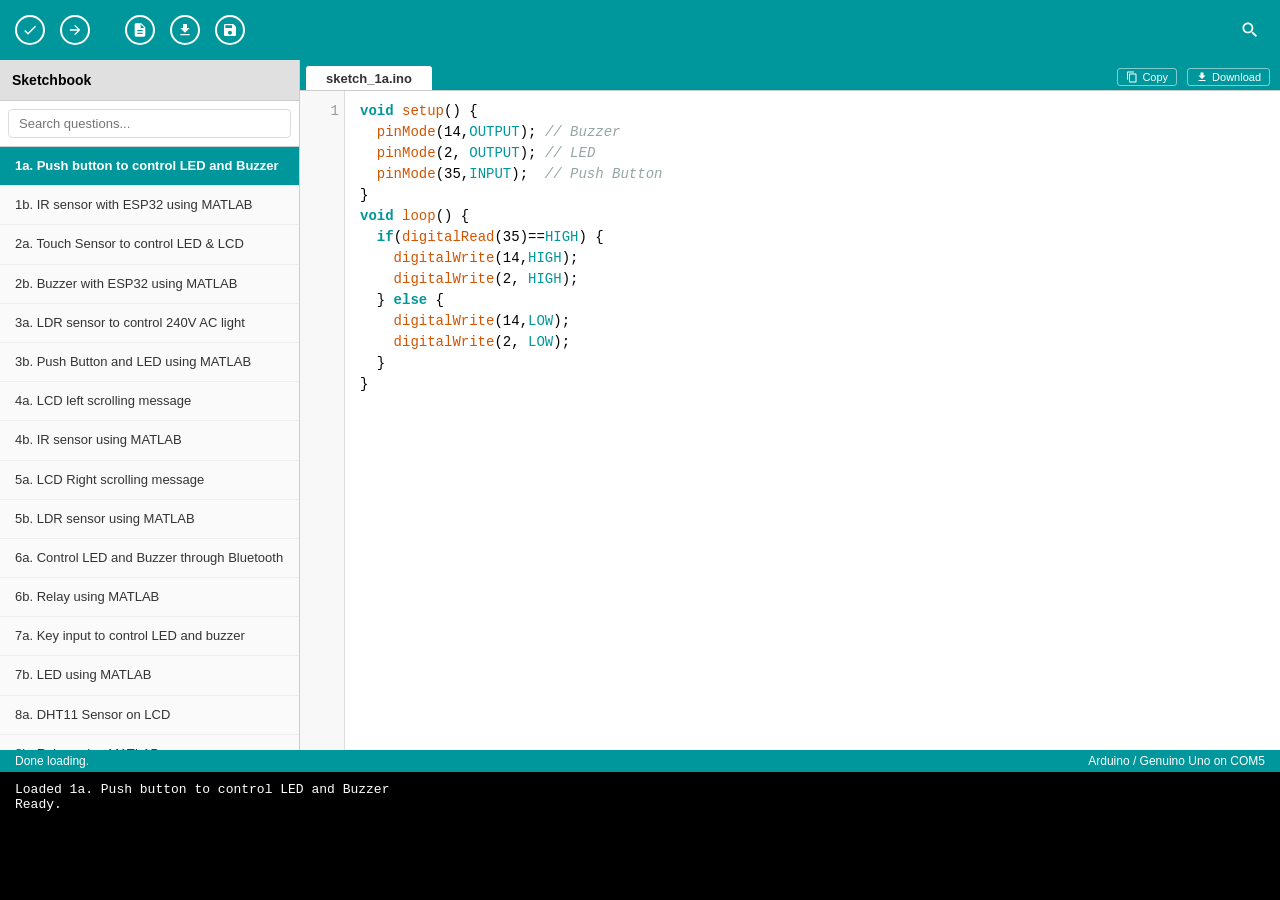
<file: iot.html>
<!DOCTYPE html>
<html lang="en">
<head>
<meta charset="UTF-8">
<meta name="viewport" content="width=device-width, initial-scale=1.0">
<title>Arduino IDE Clone</title>
<style>
    /* CSS Reset */
    * { box-sizing: border-box; margin: 0; padding: 0; }
    body, html { height: 100%; font-family: 'Segoe UI', Tahoma, Geneva, Verdana, sans-serif; overflow: hidden; background: #ececec; }

    /* Layout */
    .ide-container { display: flex; flex-direction: column; height: 100vh; }
    
    /* Toolbar */
    .toolbar { 
        background-color: #00979c; 
        height: 60px; 
        display: flex; 
        align-items: center; 
        padding: 0 15px; 
        position: relative;
    }
    .toolbar-btn {
        width: 30px; height: 30px; 
        border-radius: 50%; 
        border: 2px solid #fff;
        background: transparent; 
        margin-right: 15px; 
        cursor: pointer;
        display: flex; justify-content: center; align-items: center;
        transition: background 0.2s;
    }
    .toolbar-btn:hover { background: rgba(255,255,255,0.2); }
    .toolbar-btn svg { width: 16px; height: 16px; fill: #fff; }
    
    .toolbar-right { margin-left: auto; display: flex; }
    .toolbar-right-btn { 
        background: transparent; border: none; cursor: pointer; 
        display: flex; align-items: center; justify-content: center;
        width: 30px; height: 30px; border-radius: 4px;
    }
    .toolbar-right-btn:hover { background: rgba(255,255,255,0.2); }
    .toolbar-right-btn svg { width: 20px; height: 20px; fill: #fff; }

    /* Main Area */
    .main-area { display: flex; flex: 1; height: calc(100% - 60px - 150px); }

    /* Sidebar Navigation */
    .sidebar { 
        width: 300px; 
        background: #fafafa; 
        border-right: 1px solid #ccc; 
        display: flex; 
        flex-direction: column; 
    }
    .sidebar-header { 
        padding: 12px; background: #e0e0e0; font-weight: 600; 
        border-bottom: 1px solid #ccc; font-size: 14px;
        display: flex; justify-content: space-between; align-items: center;
    }
    .search-box {
        padding: 8px; border-bottom: 1px solid #ccc; background: #fff;
    }
    .search-box input {
        width: 100%; padding: 6px 10px; border: 1px solid #ddd;
        border-radius: 4px; font-size: 13px;
    }
    .program-list { flex: 1; overflow-y: auto; list-style: none; }
    .program-item { 
        padding: 10px 15px; border-bottom: 1px solid #eee; cursor: pointer; 
        font-size: 13px; color: #333; line-height: 1.4;
    }
    .program-item:hover { background: #f0f0f0; }
    .program-item.active { background: #00979c; color: white; font-weight: bold; }
    
    /* Editor Area */
    .editor-wrapper { flex: 1; display: flex; flex-direction: column; background: #fff; min-width: 0; }
    
    /* Tabs */
    .tabs-bar { 
        display: flex; background: #00979c; height: 30px; 
        align-items: flex-end; padding-left: 5px; position: relative;
    }
    .tab {
        background: #ffffff; color: #333; padding: 5px 20px; font-size: 13px;
        border-top-left-radius: 4px; border-top-right-radius: 4px; 
        margin-right: 2px; font-weight: 600; display: flex; align-items: center;
        border: 1px solid #00979c; border-bottom: none; position: relative; top: 1px;
    }
    .tab-actions {
        position: absolute; right: 10px; bottom: 4px; display: flex; gap: 10px;
    }
    .action-btn {
        background: transparent; border: 1px solid rgba(255,255,255,0.5); 
        color: white; border-radius: 3px; padding: 2px 8px; font-size: 11px;
        cursor: pointer; display: flex; align-items: center;
    }
    .action-btn:hover { background: rgba(255,255,255,0.2); }
    .action-btn svg { width: 12px; height: 12px; fill: white; margin-right: 4px; }

    /* Code Editor */
    .editor-container { 
        flex: 1; display: flex; background: #fff; position: relative; 
        overflow: auto; border-top: 1px solid #ccc;
    }
    .gutter {
        padding: 10px 5px; text-align: right; background: #f8f8f8; color: #999;
        font-family: 'Consolas', 'Courier New', monospace; font-size: 14px;
        border-right: 1px solid #ddd; user-select: none; min-width: 45px;
        line-height: 1.5;
    }
    .code-area {
        padding: 10px 15px; flex: 1; font-family: 'Consolas', 'Courier New', monospace;
        font-size: 14px; line-height: 1.5; white-space: pre; outline: none;
        color: #000; overflow-x: auto; tab-size: 4;
    }

    /* Syntax Highlighting Colors */
    .keyword { color: #00979c; font-weight: bold; }
    .function { color: #d35400; }
    .comment { color: #95a5a6; font-style: italic; }
    .string { color: #005c5f; }
    .constant { color: #00979c; }
    .preprocessor { color: #5e6d03; }

    /* Console Area */
    .console-wrapper { height: 150px; display: flex; flex-direction: column; }
    .status-bar { 
        background: #00979c; color: #fff; font-size: 12px; padding: 4px 15px; 
        display: flex; justify-content: space-between;
    }
    .console {
        flex: 1; background: #000; padding: 10px 15px; color: #fff; 
        font-family: 'Consolas', 'Courier New', monospace;
        font-size: 13px; overflow-y: auto; white-space: pre-wrap;
    }

    /* Scrollbars */
    ::-webkit-scrollbar { width: 10px; height: 10px; }
    ::-webkit-scrollbar-track { background: #f1f1f1; }
    ::-webkit-scrollbar-thumb { background: #c1c1c1; }
    ::-webkit-scrollbar-thumb:hover { background: #a8a8a8; }
    .console::-webkit-scrollbar-track { background: #222; }
    .console::-webkit-scrollbar-thumb { background: #555; }
</style>
</head>
<body>

<div class="ide-container">
    
    <!-- Toolbar -->
    <div class="toolbar">
        <!-- Verify -->
        <button class="toolbar-btn" title="Verify"><svg viewBox="0 0 24 24"><path d="M9 16.17L4.83 12l-1.42 1.41L9 19 21 7l-1.41-1.41z"/></svg></button>
        <!-- Upload -->
        <button class="toolbar-btn" title="Upload"><svg viewBox="0 0 24 24"><path d="M5 13h11.17l-4.88 4.88c-.39.39-.39 1.03 0 1.42.39.39 1.02.39 1.41 0l6.59-6.59c.39-.39.39-1.02 0-1.41l-6.58-6.6a.996.996 0 1 0-1.41 1.41l4.88 4.88H5c-.55 0-1 .45-1 1s.45 1 1 1z"/></svg></button>
        <!-- New -->
        <button class="toolbar-btn" title="New" style="margin-left: 20px;"><svg viewBox="0 0 24 24"><path d="M14 2H6c-1.1 0-1.99.9-1.99 2L4 20c0 1.1.89 2 1.99 2h12c1.1 0 2-.9 2-2V8l-6-6zm2 16H8v-2h8v2zm0-4H8v-2h8v2zm-3-5V3.5L18.5 9H13z"/></svg></button>
        <!-- Open -->
        <button class="toolbar-btn" title="Open"><svg viewBox="0 0 24 24"><path d="M19 9h-4V3H9v6H5l7 7 7-7zM5 18v2h14v-2H5z"/></svg></button>
        <!-- Save -->
        <button class="toolbar-btn" title="Save"><svg viewBox="0 0 24 24"><path d="M17 3H5c-1.11 0-2 .9-2 2v14c0 1.1.89 2 2 2h14c1.1 0 2-.9 2-2V7l-4-4zm-5 16c-1.66 0-3-1.34-3-3s1.34-3 3-3 3 1.34 3 3-1.34 3-3 3zm3-10H5V5h10v4z"/></svg></button>
        
        <div class="toolbar-right">
            <button class="toolbar-right-btn" title="Serial Monitor"><svg viewBox="0 0 24 24"><path d="M15.5 14h-.79l-.28-.27C15.41 12.59 16 11.11 16 9.5 16 5.91 13.09 3 9.5 3S3 5.91 3 9.5 5.91 16 9.5 16c1.61 0 3.09-.59 4.23-1.57l.27.28v.79l5 4.99L20.49 19l-4.99-5zm-6 0C7.01 14 5 11.99 5 9.5S7.01 5 9.5 5 14 7.01 14 9.5 11.99 14 9.5 14z"/></svg></button>
        </div>
    </div>

    <!-- Main Content Area -->
    <div class="main-area">
        
        <!-- Sidebar -->
        <div class="sidebar">
            <div class="sidebar-header">
                Sketchbook
            </div>
            <div class="search-box">
                <input type="text" id="searchInput" placeholder="Search questions..." onkeyup="filterPrograms()">
            </div>
            <ul class="program-list" id="programList">
                <!-- Populated via JS -->
            </ul>
        </div>

        <!-- Editor -->
        <div class="editor-wrapper">
            <div class="tabs-bar">
                <div class="tab" id="activeTabName">firmware.ino</div>
                <div class="tab-actions">
                    <button class="action-btn" onclick="copyCode()">
                        <svg viewBox="0 0 24 24"><path d="M16 1H4c-1.1 0-2 .9-2 2v14h2V3h12V1zm3 4H8c-1.1 0-2 .9-2 2v14c0 1.1.9 2 2 2h11c1.1 0 2-.9 2-2V7c0-1.1-.9-2-2-2zm0 16H8V7h11v14z"/></svg> Copy
                    </button>
                    <button class="action-btn" onclick="downloadCode()">
                        <svg viewBox="0 0 24 24"><path d="M19 9h-4V3H9v6H5l7 7 7-7zM5 18v2h14v-2H5z"/></svg> Download
                    </button>
                </div>
            </div>
            <div class="editor-container" id="editorContainer">
                <div class="gutter" id="lineNumbers">1</div>
                <div class="code-area" id="codeArea"></div>
            </div>
        </div>
    </div>

    <!-- Console -->
    <div class="console-wrapper">
        <div class="status-bar">
            <span id="statusMessage">Done compiling.</span>
            <span>Arduino / Genuino Uno on COM5</span>
        </div>
        <div class="console" id="consoleOutput">Sketch uses 31212 bytes (5%) of program storage space. Maximum is 524288 bytes.<br>Global variables use 1204 bytes (14%) of dynamic memory.</div>
    </div>

</div>

<script>
    // --- Data ---
    const programs = [
        {
            id: "1a",
            title: "1a. Push button to control LED and Buzzer",
            lang: "cpp",
            ext: ".ino",
            code: `void setup() {\n  pinMode(14,OUTPUT); // Buzzer\n  pinMode(2, OUTPUT); // LED\n  pinMode(35,INPUT);  // Push Button\n}\nvoid loop() {\n  if(digitalRead(35)==HIGH) {\n    digitalWrite(14,HIGH);\n    digitalWrite(2, HIGH);\n  } else {\n    digitalWrite(14,LOW);\n    digitalWrite(2, LOW);\n  }\n}`
        },
        {
            id: "1b",
            title: "1b. IR sensor with ESP32 using MATLAB",
            lang: "matlab",
            ext: ".m",
            code: `clear all;\na = arduino("COM5","ESP32-WROOM-DevKitC"); \nirPin = 'D18'; \ndisp("Reading IR sensor... Press Ctrl+C to stop.")\nwhile true\n    irValue = readDigitalPin(a, irPin); \n    if irValue == 0\n        fprintf("Obstacle Detected!\\n");\n    else\n        fprintf("No Obstacle.\\n");\n    end\n    pause(0.5); \nend`
        },
        {
            id: "2a",
            title: "2a. Touch Sensor to control LED & LCD",
            lang: "cpp",
            ext: ".ino",
            code: `#include <Wire.h>\n#include <LiquidCrystal_I2C.h>\nLiquidCrystal_I2C lcd(0x27,16,2); \n#define tsPin 18 \nint ledPin = 2; \n\nvoid setup() {\n  lcd.init();\n  lcd.backlight();\n  Serial.begin(9600); \n  pinMode(ledPin, OUTPUT); \n  pinMode(tsPin, INPUT); \n}\nvoid loop() {\n  int tsValue = digitalRead(tsPin);\n  delay(100);\n  if (tsValue==HIGH) {\n    digitalWrite(ledPin, HIGH); \n    lcd.setCursor(0,0);\n    lcd.print("Touched    ");\n  } else {\n    digitalWrite(ledPin, LOW); \n    lcd.setCursor(0,0);\n    lcd.print("NoT_Touched");\n  }\n}`
        },
        {
            id: "2b",
            title: "2b. Buzzer with ESP32 using MATLAB",
            lang: "matlab",
            ext: ".m",
            code: `clear all;\nbuzzerPin = 'D14'; \na = arduino('COM5', 'ESP32-WROOM-DevKitC');\nconfigurePin(a, buzzerPin, 'DigitalOutput');\nfor i = 1:5 \n    writeDigitalPin(a, buzzerPin, 1); \n    pause(0.5); \n    writeDigitalPin(a, buzzerPin, 0); \n    pause(0.5); \nend`
        },
        {
            id: "3a",
            title: "3a. LDR sensor to control 240V AC light",
            lang: "cpp",
            ext: ".ino",
            code: `void setup() {\n  Serial.begin(9600);\n  pinMode(36, INPUT);  // LDR\n  pinMode(13, OUTPUT); // Relay controlling 240V AC light\n}\nvoid loop() {\n  int ldrValue = analogRead(36);\n  if(ldrValue < 500) {\n    digitalWrite(13, HIGH); \n  } else {\n    digitalWrite(13, LOW); \n  }\n  delay(100);\n}`
        },
        {
            id: "3b",
            title: "3b. Push Button and LED using MATLAB",
            lang: "matlab",
            ext: ".m",
            code: `clear all;\nledPin = 'D2'; \nbuttonPin = 'D35'; \na = arduino("COM5", "ESP32-WROOM-DevKitC");\nconfigurePin(a, ledPin, 'DigitalOutput');\nconfigurePin(a, buttonPin, 'DigitalInput');\nwhile true\n    buttonState = readDigitalPin(a, buttonPin); \n    if buttonState == 1\n        writeDigitalPin(a, ledPin, 1); \n    else\n        writeDigitalPin(a, ledPin, 0); \n    end\n    pause(0.1); \nend`
        },
        {
            id: "4a",
            title: "4a. LCD left scrolling message",
            lang: "cpp",
            ext: ".ino",
            code: `#include <LiquidCrystal_I2C.h>\n#include <Wire.h>\nLiquidCrystal_I2C lcd(0x27, 16, 2);\n\nvoid setup() {\n  lcd.init();\n  lcd.backlight();\n  lcd.setCursor(0,0);\n  lcd.print("Welcome to BNMIT Bangalore");\n  delay(1000);\n}\nvoid loop() {\n  for (int positionCounter = 0; positionCounter < 13; positionCounter++) {\n    lcd.scrollDisplayLeft();\n    delay(150);\n  }\n  delay(1000);\n}`
        },
        {
            id: "4b",
            title: "4b. IR sensor using MATLAB",
            lang: "matlab",
            ext: ".m",
            code: `clear all;\na = arduino("COM5","ESP32-WROOM-DevKitC"); \nirPin = 'D18'; \nwhile true\n    irValue = readDigitalPin(a, irPin); \n    if irValue == 0\n        fprintf("Obstacle Detected!\\n");\n    else\n        fprintf("No Obstacle.\\n");\n    end\n    pause(0.5); \nend`
        },
        {
            id: "5a",
            title: "5a. LCD Right scrolling message",
            lang: "cpp",
            ext: ".ino",
            code: `#include <LiquidCrystal_I2C.h>\n#include <Wire.h>\nLiquidCrystal_I2C lcd(0x27, 16, 2);\n\nvoid setup() {\n  lcd.init();\n  lcd.backlight();\n  lcd.setCursor(0,0);\n  lcd.print("Welcome to BNMIT Bangalore");\n  delay(1000);\n}\nvoid loop() {\n  for (int positionCounter = 0; positionCounter < 29; positionCounter++) {\n    lcd.scrollDisplayRight();\n    delay(150);\n  }\n  delay(1000);\n}`
        },
        {
            id: "5b",
            title: "5b. LDR sensor using MATLAB",
            lang: "matlab",
            ext: ".m",
            code: `clear all;\nclc;\nlightSensorPin = 'D36'; \na = arduino('COM5', 'ESP32-WROOM-DevKitC'); \nwhile true\n    lightValue = readVoltage(a, lightSensorPin); \n    fprintf('Light Sensor Value: %.2f V\\n', lightValue);\n    pause(1);\nend`
        },
        {
            id: "6a",
            title: "6a. Control LED and Buzzer through Bluetooth",
            lang: "cpp",
            ext: ".ino",
            code: `#include <SoftwareSerial.h>\nSoftwareSerial mySerial (16,17); \nvoid setup() {\n  Serial.begin(9600);\n  mySerial.begin(9600);\n  pinMode(2,OUTPUT); // LED\n  pinMode(14,OUTPUT); // Buzzer\n}\nvoid loop() { \n  char val; \n  if (mySerial.available()) {\n    val = mySerial.read();\n    if(val=='1') {\n      digitalWrite(2, HIGH);\n      digitalWrite(14, HIGH);\n    }\n    if(val=='0') {\n      digitalWrite(2,LOW);\n      digitalWrite(14, LOW);\n    }\n  }\n}`
        },
        {
            id: "6b",
            title: "6b. Relay using MATLAB",
            lang: "matlab",
            ext: ".m",
            code: `clear all;\nactuatorPin = 'D13'; \na = arduino('COM5', 'ESP32-WROOM-DevKitC'); \nwhile true\n    writeDigitalPin(a, actuatorPin, 1); \n    fprintf('Actuator is ON\\n');\n    pause(2); \n    writeDigitalPin(a, actuatorPin, 0); \n    fprintf('Actuator is OFF\\n');\n    pause(2); \nend`
        },
        {
            id: "7a",
            title: "7a. Key input to control LED and buzzer",
            lang: "cpp",
            ext: ".ino",
            code: `char val;\nvoid setup() {\n  pinMode(2, OUTPUT);  // LED\n  pinMode(14, OUTPUT); // Buzzer\n  Serial.begin(115200);\n}\nvoid loop() {\n  if (Serial.available()) {\n    val = Serial.read();\n    if (val == '1') {\n      digitalWrite(2, HIGH);\n      digitalWrite(14, HIGH);\n    }\n    if (val == '0') {\n      digitalWrite(2, LOW);\n      digitalWrite(14, LOW);\n    }\n  }\n}`
        },
        {
            id: "7b",
            title: "7b. LED using MATLAB",
            lang: "matlab",
            ext: ".m",
            code: `clear all;\nesp = arduino('COM5', 'ESP32-WROOM-DevKitC'); \nledPin = 'D2';\nconfigurePin(esp, ledPin, 'DigitalOutput');\nwhile true\n    writeDigitalPin(esp, ledPin, 1);\n    pause(1); \n    writeDigitalPin(esp, ledPin, 0);\n    pause(1); \nend`
        },
        {
            id: "8a",
            title: "8a. DHT11 Sensor on LCD",
            lang: "cpp",
            ext: ".ino",
            code: `#include "DHT.h"\n#include <Wire.h>\n#include <LiquidCrystal_I2C.h>\n#define DHTPIN 32\nLiquidCrystal_I2C lcd(0x27,16,2); \nDHT dht(DHTPIN, DHT11);\n\nvoid setup() {\n  lcd.init();\n  lcd.backlight();\n  dht.begin();\n}\nvoid loop() {\n  float humi = dht.readHumidity();\n  float temp = dht.readTemperature();\n  \n  lcd.setCursor(0,0);\n  lcd.print("Temp: ");\n  lcd.print(temp);\n  lcd.print("C");\n  \n  lcd.setCursor(0,1);\n  lcd.print("Humidity: ");\n  lcd.print(humi);\n  \n  delay(1000);\n}`
        },
        {
            id: "8b",
            title: "8b. Relay using MATLAB",
            lang: "matlab",
            ext: ".m",
            code: `clear all;\nactuatorPin = 'D13'; \na = arduino('COM5', 'ESP32-WROOM-DevKitC'); \nwhile true\n    writeDigitalPin(a, actuatorPin, 1); \n    fprintf('Actuator is ON\\n');\n    pause(2); \n    writeDigitalPin(a, actuatorPin, 0); \n    fprintf('Actuator is OFF\\n');\n    pause(2); \nend`
        },
        {
            id: "9a",
            title: "9a. Wi Fi through Blynk to control LED",
            lang: "cpp",
            ext: ".ino",
            code: `#define BLYNK_TEMPLATE_ID "TMPLW7uIJFDM"\n#define BLYNK_DEVICE_NAME "LED"\n#define BLYNK_AUTH_TOKEN "aCixJKNOQK43PbB4uVy29yZgq6ZFqOSj"\n#define LED 2\n#define BLYNK_PRINT Serial\n#include <WiFi.h>\n#include <BlynkSimpleEsp32.h>\n\nchar auth[] = BLYNK_AUTH_TOKEN;\nchar ssid[] = "abcd";\nchar pass[] = "ZXCV@098";\nBlynkTimer timer;\n\nBLYNK_WRITE(V1) {\n  int value = param.asInt();\n  Blynk.virtualWrite(V1, value);\n  if(value == 1){\n    digitalWrite(LED, HIGH);\n  } else if(value == 0){\n    digitalWrite(LED, LOW);\n  }\n}\nvoid setup() {\n  pinMode(LED,OUTPUT);\n  Serial.begin(115200);\n  Blynk.begin(auth, ssid, pass);\n}\nvoid loop() {\n  Blynk.run();\n  timer.run();\n}`
        },
        {
            id: "10a",
            title: "10a. Wi Fi through Blynk to control Buzzer",
            lang: "cpp",
            ext: ".ino",
            code: `#define BLYNK_TEMPLATE_ID "TMPLW7uIJFDM"\n#define BLYNK_DEVICE_NAME "Buzzer"\n#define BLYNK_AUTH_TOKEN "aCixJKNOQK43PbB4uVy29yZgq6ZFqOSj"\n#define BUZZER 14\n#define BLYNK_PRINT Serial\n#include <WiFi.h>\n#include <BlynkSimpleEsp32.h>\n\nchar auth[] = BLYNK_AUTH_TOKEN;\nchar ssid[] = "abcd";\nchar pass[] = "ZXCV@098";\nBlynkTimer timer;\n\nBLYNK_WRITE(V1) {\n  int value = param.asInt();\n  Blynk.virtualWrite(V1, value);\n  if(value == 1){\n    digitalWrite(BUZZER, HIGH);\n  } else if(value == 0){\n    digitalWrite(BUZZER, LOW);\n  }\n}\nvoid setup() {\n  pinMode(BUZZER,OUTPUT);\n  Serial.begin(115200);\n  Blynk.begin(auth, ssid, pass);\n}\nvoid loop() {\n  Blynk.run();\n  timer.run();\n}`
        },
        {
            id: "11a",
            title: "11a. LCD Name and USN alternatively",
            lang: "cpp",
            ext: ".ino",
            code: `#include <Wire.h>\n#include <LiquidCrystal_I2C.h>\nLiquidCrystal_I2C lcd(0x27, 16, 2);\n\nvoid setup() {\n  lcd.init();\n  lcd.backlight();\n}\nvoid loop() {\n  lcd.clear();\n  lcd.setCursor(0, 0);\n  lcd.print("Name: Your Name");\n  delay(2000);\n  \n  lcd.clear();\n  lcd.setCursor(0, 0);\n  lcd.print("USN: 1BM21CS000");\n  delay(2000);\n}`
        },
        {
            id: "11b",
            title: "11b. LDR sensor using MATLAB",
            lang: "matlab",
            ext: ".m",
            code: `clear all;\nclc;\nlightSensorPin = 'D36'; \na = arduino('COM5', 'ESP32-WROOM-DevKitC'); \nwhile true\n    lightValue = readVoltage(a, lightSensorPin); \n    fprintf('Light Sensor Value: %.2f V\\n', lightValue);\n    pause(1);\nend`
        },
        {
            id: "12a",
            title: "12a. Relay to control 240V bulb",
            lang: "cpp",
            ext: ".ino",
            code: `int relayPin = 13; \nvoid setup() {\n  pinMode(relayPin, OUTPUT);\n}\nvoid loop() {\n  digitalWrite(relayPin, HIGH); // Bulb ON\n  delay(2000);\n  digitalWrite(relayPin, LOW);  // Bulb OFF\n  delay(2000);\n}`
        },
        {
            id: "12b",
            title: "12b. LED using MATLAB",
            lang: "matlab",
            ext: ".m",
            code: `clear all;\nesp = arduino('COM5', 'ESP32-WROOM-DevKitC'); \nledPin = 'D2';\nconfigurePin(esp, ledPin, 'DigitalOutput');\nwhile true\n    writeDigitalPin(esp, ledPin, 1);\n    pause(1); \n    writeDigitalPin(esp, ledPin, 0);\n    pause(1); \nend`
        },
        {
            id: "13a",
            title: "13a. DHT11 Humidity and Temperature on Serial",
            lang: "cpp",
            ext: ".ino",
            code: `#include "DHT.h"\n#define DHTPIN 32\nDHT dht(DHTPIN, DHT11);\n\nvoid setup() { \n  Serial.begin(9600);\n  dht.begin();\n}\nvoid loop() {\n  float humi = dht.readHumidity();\n  float temp = dht.readTemperature();\n  Serial.print("Temperature: ");\n  Serial.print(temp);\n  Serial.println("C ");\n  Serial.print("Humidity: ");\n  Serial.println(humi);\n  delay(1000);\n}`
        },
        {
            id: "13b",
            title: "13b. IR sensor using MATLAB",
            lang: "matlab",
            ext: ".m",
            code: `clear all;\na = arduino("COM5","ESP32-WROOM-DevKitC"); \nirPin = 'D18'; \nwhile true\n    irValue = readDigitalPin(a, irPin); \n    if irValue == 0\n        fprintf("Obstacle Detected!\\n");\n    else\n        fprintf("No Obstacle.\\n");\n    end\n    pause(0.5); \nend`
        },
        {
            id: "14a",
            title: "14a. Bluetooth to control LED and Buzzer",
            lang: "cpp",
            ext: ".ino",
            code: `#include <SoftwareSerial.h>\nSoftwareSerial mySerial (16,17); \nvoid setup() {\n  Serial.begin(9600);\n  mySerial.begin(9600);\n  pinMode(2,OUTPUT); // LED\n  pinMode(14,OUTPUT); // Buzzer\n}\nvoid loop() { \n  char val; \n  if (mySerial.available()) {\n    val = mySerial.read();\n    if(val=='1') {\n      digitalWrite(2, HIGH);\n      digitalWrite(14, HIGH);\n    }\n    if(val=='0') {\n      digitalWrite(2,LOW);\n      digitalWrite(14, LOW);\n    }\n  }\n}`
        },
        {
            id: "14b",
            title: "14b. Push Button and LED using MATLAB",
            lang: "matlab",
            ext: ".m",
            code: `clear all;\nledPin = 'D2'; \nbuttonPin = 'D35'; \na = arduino("COM5", "ESP32-WROOM-DevKitC");\nconfigurePin(a, ledPin, 'DigitalOutput');\nconfigurePin(a, buttonPin, 'DigitalInput');\nwhile true\n    buttonState = readDigitalPin(a, buttonPin); \n    if buttonState == 1\n        writeDigitalPin(a, ledPin, 1); \n    else\n        writeDigitalPin(a, ledPin, 0); \n    end\n    pause(0.1); \nend`
        },
        {
            id: "15a",
            title: "15a. Bluetooth to control Relay",
            lang: "cpp",
            ext: ".ino",
            code: `#include <SoftwareSerial.h>\nSoftwareSerial mySerial(16, 17); // RX, TX\nvoid setup() {\n  Serial.begin(9600);\n  mySerial.begin(9600);\n  pinMode(13, OUTPUT); // Relay Pin\n}\nvoid loop() {\n  char val;\n  if (mySerial.available()) {\n    val = mySerial.read();\n    if (val == '1') {\n      digitalWrite(13, HIGH); \n    } else if (val == '0') {\n      digitalWrite(13, LOW);  \n    }\n  }\n}`
        },
        {
            id: "15b",
            title: "15b. LDR sensor using MATLAB",
            lang: "matlab",
            ext: ".m",
            code: `clear all;\nclc;\nlightSensorPin = 'D36'; \na = arduino('COM5', 'ESP32-WROOM-DevKitC'); \nwhile true\n    lightValue = readVoltage(a, lightSensorPin); \n    fprintf('Light Sensor Value: %.2f V\\n', lightValue);\n    pause(1);\nend`
        }
    ];

    let currentProgram = null;

    // --- Highlighting Logic ---
    function highlightCode(code, lang) {
        if (lang === 'cpp') {
            return code
                .replace(/&/g, '&amp;').replace(/</g, '&lt;').replace(/>/g, '&gt;')
                .replace(/(#\w+.*)/g, '<span class="preprocessor">$1</span>') // Preprocessor
                .replace(/(".*?")/g, '<span class="string">$1</span>') // Strings
                .replace(/(\/\/.*)/g, '<span class="comment">$1</span>') // Comments
                .replace(/\b(void|int|char|float|if|else|while|for|true|false)\b/g, '<span class="keyword">$1</span>') // Keywords
                .replace(/\b(setup|loop|pinMode|digitalWrite|digitalRead|analogRead|Serial|begin|print|println|delay|lcd|init|backlight|setCursor|Blynk|virtualWrite|read|available)\b/g, '<span class="function">$1</span>') // Functions
                .replace(/\b(HIGH|LOW|INPUT|OUTPUT)\b/g, '<span class="constant">$1</span>'); // Constants
        } else {
            return code
                .replace(/&/g, '&amp;').replace(/</g, '&lt;').replace(/>/g, '&gt;')
                .replace(/('.*?')/g, '<span class="string">$1</span>') // Strings single
                .replace(/(".*?")/g, '<span class="string">$1</span>') // Strings double
                .replace(/(\%.*)/g, '<span class="comment">$1</span>') // Comments
                .replace(/\b(clear|all|while|true|if|else|end|for|clc)\b/g, '<span class="keyword">$1</span>') // Keywords
                .replace(/\b(arduino|readDigitalPin|fprintf|pause|configurePin|writeDigitalPin|readVoltage)\b/g, '<span class="function">$1</span>'); // Functions
        }
    }

    // --- UI Update ---
    function loadProgram(index) {
        const prog = programs[index];
        currentProgram = prog;
        
        // Update sidebar active state
        document.querySelectorAll('.program-item').forEach(el => el.classList.remove('active'));
        document.getElementById('prog-' + index).classList.add('active');

        // Update tab name
        document.getElementById('activeTabName').innerText = "sketch_" + prog.id + prog.ext;

        // Update code area
        const highlighted = highlightCode(prog.code, prog.lang);
        document.getElementById('codeArea').innerHTML = highlighted;

        // Generate line numbers
        const linesCount = prog.code.split('\\n').length;
        let linesHTML = '';
        for (let i = 1; i <= linesCount; i++) linesHTML += i + '<br>';
        document.getElementById('lineNumbers').innerHTML = linesHTML;
        
        // Update Console
        document.getElementById('statusMessage').innerText = "Done loading.";
        document.getElementById('consoleOutput').innerHTML = "Loaded " + prog.title + "<br>Ready.";
    }

    // --- Initialization ---
    function init() {
        const list = document.getElementById('programList');
        programs.forEach((prog, index) => {
            const li = document.createElement('li');
            li.className = 'program-item';
            li.id = 'prog-' + index;
            li.innerText = prog.title;
            li.onclick = () => loadProgram(index);
            list.appendChild(li);
        });
        
        // Load first program by default
        if(programs.length > 0) loadProgram(0);
        
        // Sync scrolling of line numbers
        document.getElementById('editorContainer').addEventListener('scroll', function() {
           // Line numbers scroll handled by flex layout naturally in this structure
        });
    }

    // --- Search Filter ---
    function filterPrograms() {
        const query = document.getElementById('searchInput').value.toLowerCase();
        programs.forEach((prog, index) => {
            const li = document.getElementById('prog-' + index);
            if (prog.title.toLowerCase().includes(query)) {
                li.style.display = "block";
            } else {
                li.style.display = "none";
            }
        });
    }

    // --- Actions ---
    function copyCode() {
        if (!currentProgram) return;
        navigator.clipboard.writeText(currentProgram.code).then(() => {
            const btn = document.querySelector('.action-btn');
            const original = btn.innerHTML;
            btn.innerHTML = 'Copied!';
            document.getElementById('statusMessage').innerText = "Code copied to clipboard.";
            setTimeout(() => btn.innerHTML = original, 2000);
        });
    }

    function downloadCode() {
        if (!currentProgram) return;
        const blob = new Blob([currentProgram.code], { type: 'text/plain' });
        const url = URL.createObjectURL(blob);
        const a = document.createElement('a');
        a.href = url;
        a.download = "sketch_" + currentProgram.id + currentProgram.ext;
        document.body.appendChild(a);
        a.click();
        document.body.removeChild(a);
        URL.revokeObjectURL(url);
        document.getElementById('statusMessage').innerText = "File downloaded.";
    }

    // Start
    window.onload = init;
</script>

</body>
</html>
</file>
